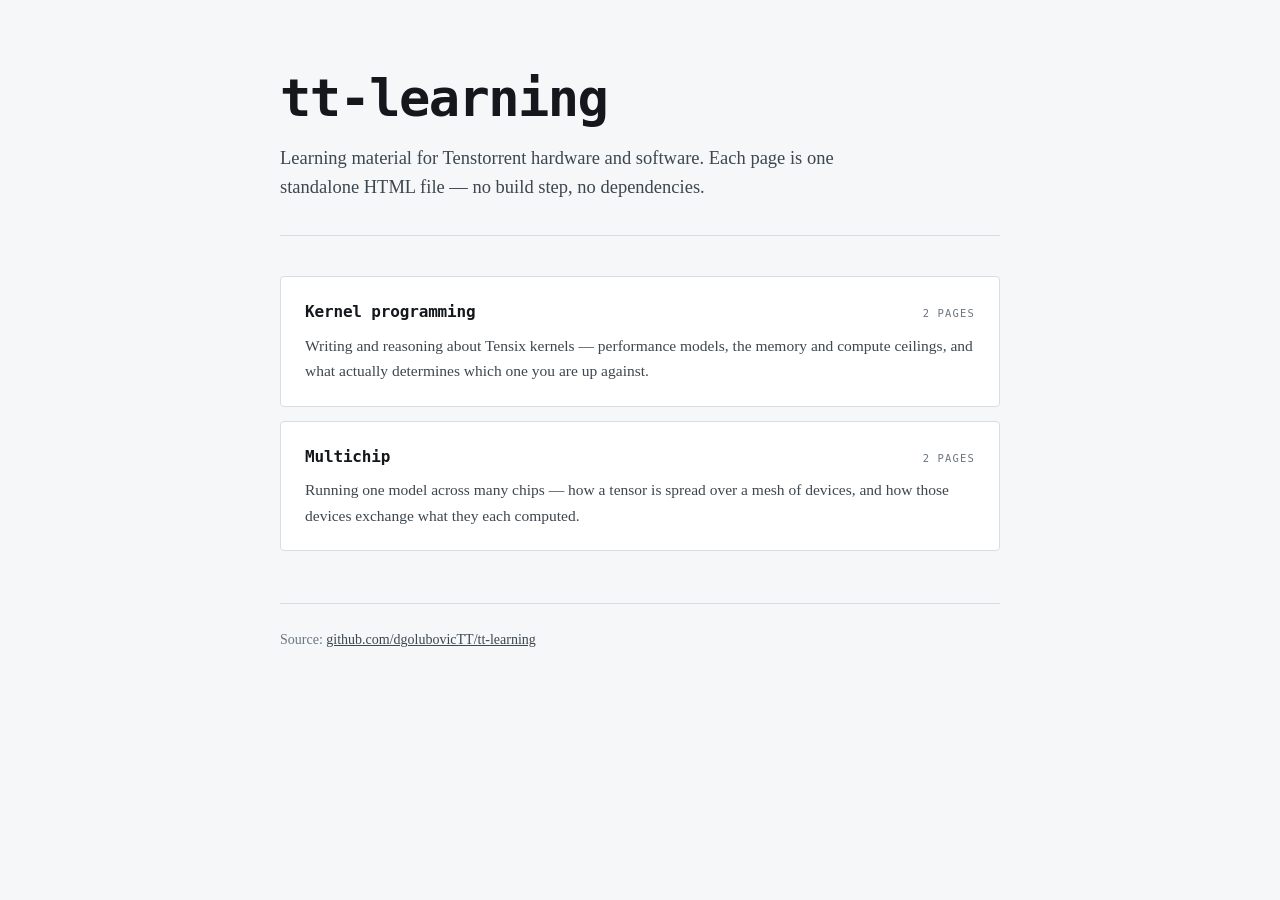
<file: index.html>
<!doctype html>
<html lang="en">
<head>
<meta charset="utf-8">
<meta name="viewport" content="width=device-width, initial-scale=1">
<title>tt-learning</title>
<link rel="stylesheet" href="shell.css">
</head>
<body>
<div class="wrap">

  <header class="top">
    <h1>tt-learning</h1>
    <p class="lede">
      Learning material for Tenstorrent hardware and software. Each page is one standalone
      HTML file — no build step, no dependencies.
    </p>
  </header>

  <div class="list">
    <a class="item" href="kernel-programming/">
      <div class="row">
        <h2>Kernel programming</h2>
        <span class="meta">2 pages</span>
      </div>
      <p>Writing and reasoning about Tensix kernels — performance models, the memory and compute ceilings, and what actually determines which one you are up against.</p>
    </a>
    <a class="item" href="multichip/">
      <div class="row">
        <h2>Multichip</h2>
        <span class="meta">2 pages</span>
      </div>
      <p>Running one model across many chips — how a tensor is spread over a mesh of devices, and how those devices exchange what they each computed.</p>
    </a>
  </div>

  <footer>
    Source: <a href="https://github.com/dgolubovicTT/tt-learning">github.com/dgolubovicTT/tt-learning</a>
  </footer>

</div>
</body>
</html>
</file>
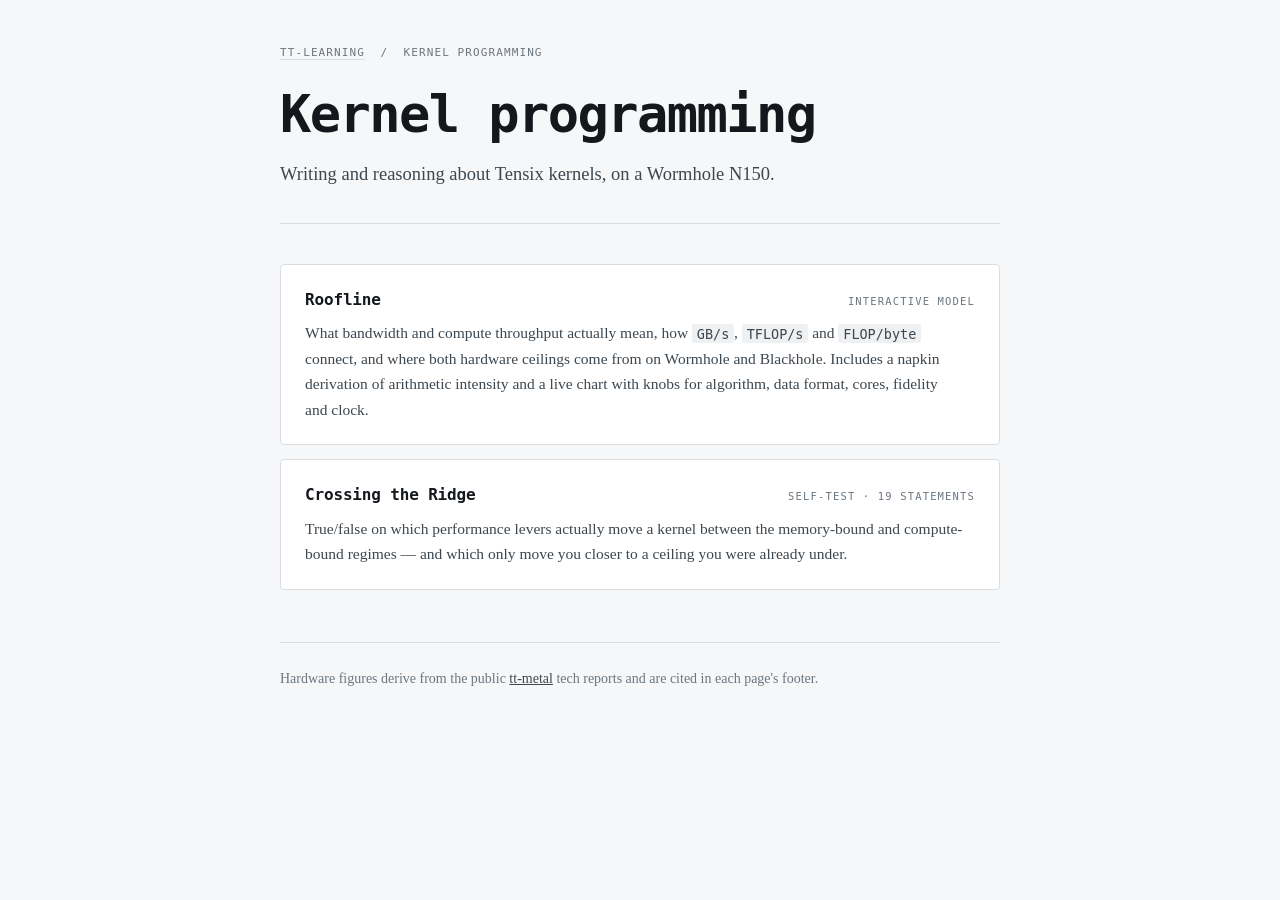
<file: kernel-programming/index.html>
<!doctype html>
<html lang="en">
<head>
<meta charset="utf-8">
<meta name="viewport" content="width=device-width, initial-scale=1">
<title>Kernel Programming</title>
<link rel="stylesheet" href="../shell.css">
</head>
<body>
<div class="wrap">

  <p class="crumb"><a href="../">tt-learning</a> &nbsp;/&nbsp; kernel programming</p>

  <header>
    <h1>Kernel programming</h1>
    <p class="lede">
      Writing and reasoning about Tensix kernels, on a Wormhole N150.
    </p>
  </header>

  <div class="list">
    <a class="item" href="roofline.html">
      <div class="row">
        <h2>Roofline</h2>
        <span class="meta">Interactive model</span>
      </div>
      <p>
        What bandwidth and compute throughput actually mean, how <code>GB/s</code>,
        <code>TFLOP/s</code> and <code>FLOP/byte</code> connect, and where both hardware ceilings
        come from on Wormhole and Blackhole. Includes a napkin derivation of arithmetic intensity
        and a live chart with knobs for algorithm, data format, cores, fidelity and clock.
      </p>
    </a>

    <a class="item" href="test.html">
      <div class="row">
        <h2>Crossing the Ridge</h2>
        <span class="meta">Self-test · 19 statements</span>
      </div>
      <p>
        True/false on which performance levers actually move a kernel between the memory-bound and
        compute-bound regimes — and which only move you closer to a ceiling you were already under.
      </p>
    </a>
  </div>

  <footer>
    Hardware figures derive from the public
    <a href="https://github.com/tenstorrent/tt-metal">tt-metal</a> tech reports and are cited in
    each page's footer.
  </footer>

</div>
</body>
</html>
</file>
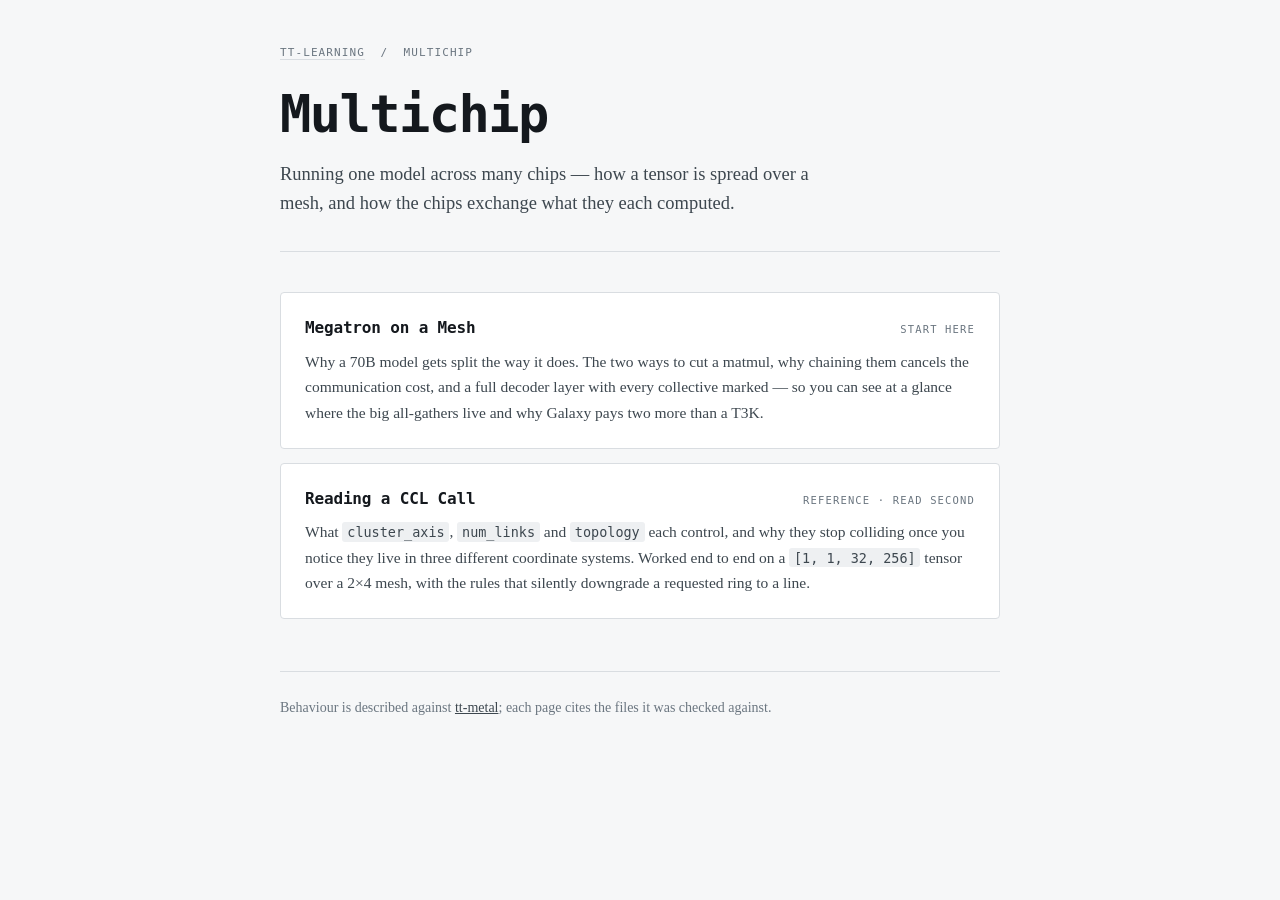
<file: multichip/index.html>
<!doctype html>
<html lang="en">
<head>
<meta charset="utf-8">
<meta name="viewport" content="width=device-width, initial-scale=1">
<title>Multichip</title>
<link rel="stylesheet" href="../shell.css">
</head>
<body>
<div class="wrap">

  <p class="crumb"><a href="../">tt-learning</a> &nbsp;/&nbsp; multichip</p>

  <header>
    <h1>Multichip</h1>
    <p class="lede">
      Running one model across many chips — how a tensor is spread over a mesh, and how the
      chips exchange what they each computed.
    </p>
  </header>

  <div class="list">
    <a class="item" href="megatron-on-a-mesh.html">
      <div class="row">
        <h2>Megatron on a Mesh</h2>
        <span class="meta">Start here</span>
      </div>
      <p>
        Why a 70B model gets split the way it does. The two ways to cut a matmul, why chaining them cancels the
        communication cost, and a full decoder layer with every collective marked &#8212; so you can see at a glance
        where the big all-gathers live and why Galaxy pays two more than a T3K.
      </p>
    </a>

    <a class="item" href="ccl-call.html">
      <div class="row">
        <h2>Reading a CCL Call</h2>
        <span class="meta">Reference &#183; read second</span>
      </div>
      <p>
        What <code>cluster_axis</code>, <code>num_links</code> and <code>topology</code> each control, and why they
        stop colliding once you notice they live in three different coordinate systems. Worked end to end on a
        <code>[1, 1, 32, 256]</code> tensor over a 2&#215;4 mesh, with the rules that silently downgrade a
        requested ring to a line.
      </p>
    </a>
  </div>

  <footer>
    Behaviour is described against
    <a href="https://github.com/tenstorrent/tt-metal">tt-metal</a>; each page cites the files it was checked against.
  </footer>

</div>
</body>
</html>
</file>
<file: shell.css>
:root {
  --ground:#f6f7f8; --surface:#fff; --surface-2:#eef0f2;
  --ink:#14181d; --ink-2:#3d474f; --muted:#6b7680;
  --rule:#d9dde1; --rule-soft:#e8ebee; --accent:#cc5f22;
  --font-mono: ui-monospace, "SF Mono", SFMono-Regular, "Cascadia Code", "JetBrains Mono", Menlo, Consolas, monospace;
  --font-serif: Charter, "Bitstream Charter", "Iowan Old Style", "Palatino Linotype", Georgia, serif;
}
@media (prefers-color-scheme: dark) {
  :root:not([data-theme="light"]) {
    --ground:#0f1418; --surface:#161c21; --surface-2:#1d242a;
    --ink:#e6eaed; --ink-2:#b6c0c8; --muted:#8a949d;
    --rule:#2b343b; --rule-soft:#222a30; --accent:#dd7233;
  }
}
:root[data-theme="dark"] {
  --ground:#0f1418; --surface:#161c21; --surface-2:#1d242a;
  --ink:#e6eaed; --ink-2:#b6c0c8; --muted:#8a949d;
  --rule:#2b343b; --rule-soft:#222a30; --accent:#dd7233;
}
*{box-sizing:border-box}
body{background:var(--ground);color:var(--ink);font-family:var(--font-serif);
     font-size:17px;line-height:1.65;margin:0;padding:0 20px 90px;
     -webkit-font-smoothing:antialiased}
.wrap{max-width:720px;margin:0 auto}
.crumb{font-family:var(--font-mono);font-size:11px;letter-spacing:.1em;
       text-transform:uppercase;color:var(--muted);padding-top:44px;margin:0 0 26px}
.crumb a{color:var(--muted);text-decoration:none;border-bottom:1px solid var(--rule)}
.crumb a:hover{color:var(--ink)}
header{padding-bottom:34px;border-bottom:1px solid var(--rule);margin-bottom:40px}
header.top{padding-top:72px}
h1{font-family:var(--font-mono);font-size:clamp(34px,6.5vw,52px);font-weight:600;
   letter-spacing:-.03em;line-height:1;margin:0 0 20px}
.lede{font-size:18.5px;line-height:1.55;color:var(--ink-2);margin:0;max-width:60ch;
      text-wrap:pretty}
.list{display:grid;gap:14px}
a.item{display:block;background:var(--surface);border:1px solid var(--rule);
       border-radius:4px;padding:22px 24px;text-decoration:none;color:inherit;
       transition:border-color .15s ease}
a.item:hover{border-color:var(--muted)}
a.item:focus-visible{outline:2px solid var(--accent);outline-offset:2px}
.item .row{display:flex;align-items:baseline;justify-content:space-between;gap:16px}
.item h2{font-family:var(--font-mono);font-size:16px;font-weight:600;
         letter-spacing:-.01em;margin:0 0 7px}
.item .meta{font-family:var(--font-mono);font-size:10.5px;letter-spacing:.11em;
            text-transform:uppercase;color:var(--muted);white-space:nowrap}
.item p{margin:0;font-size:15.5px;color:var(--ink-2);text-wrap:pretty}
code{font-family:var(--font-mono);font-size:.87em;background:var(--surface-2);
     padding:.12em .36em;border-radius:3px}
footer{border-top:1px solid var(--rule);padding-top:24px;margin-top:52px;
       font-size:14px;color:var(--muted)}
footer a{color:var(--ink-2)}
</file>
